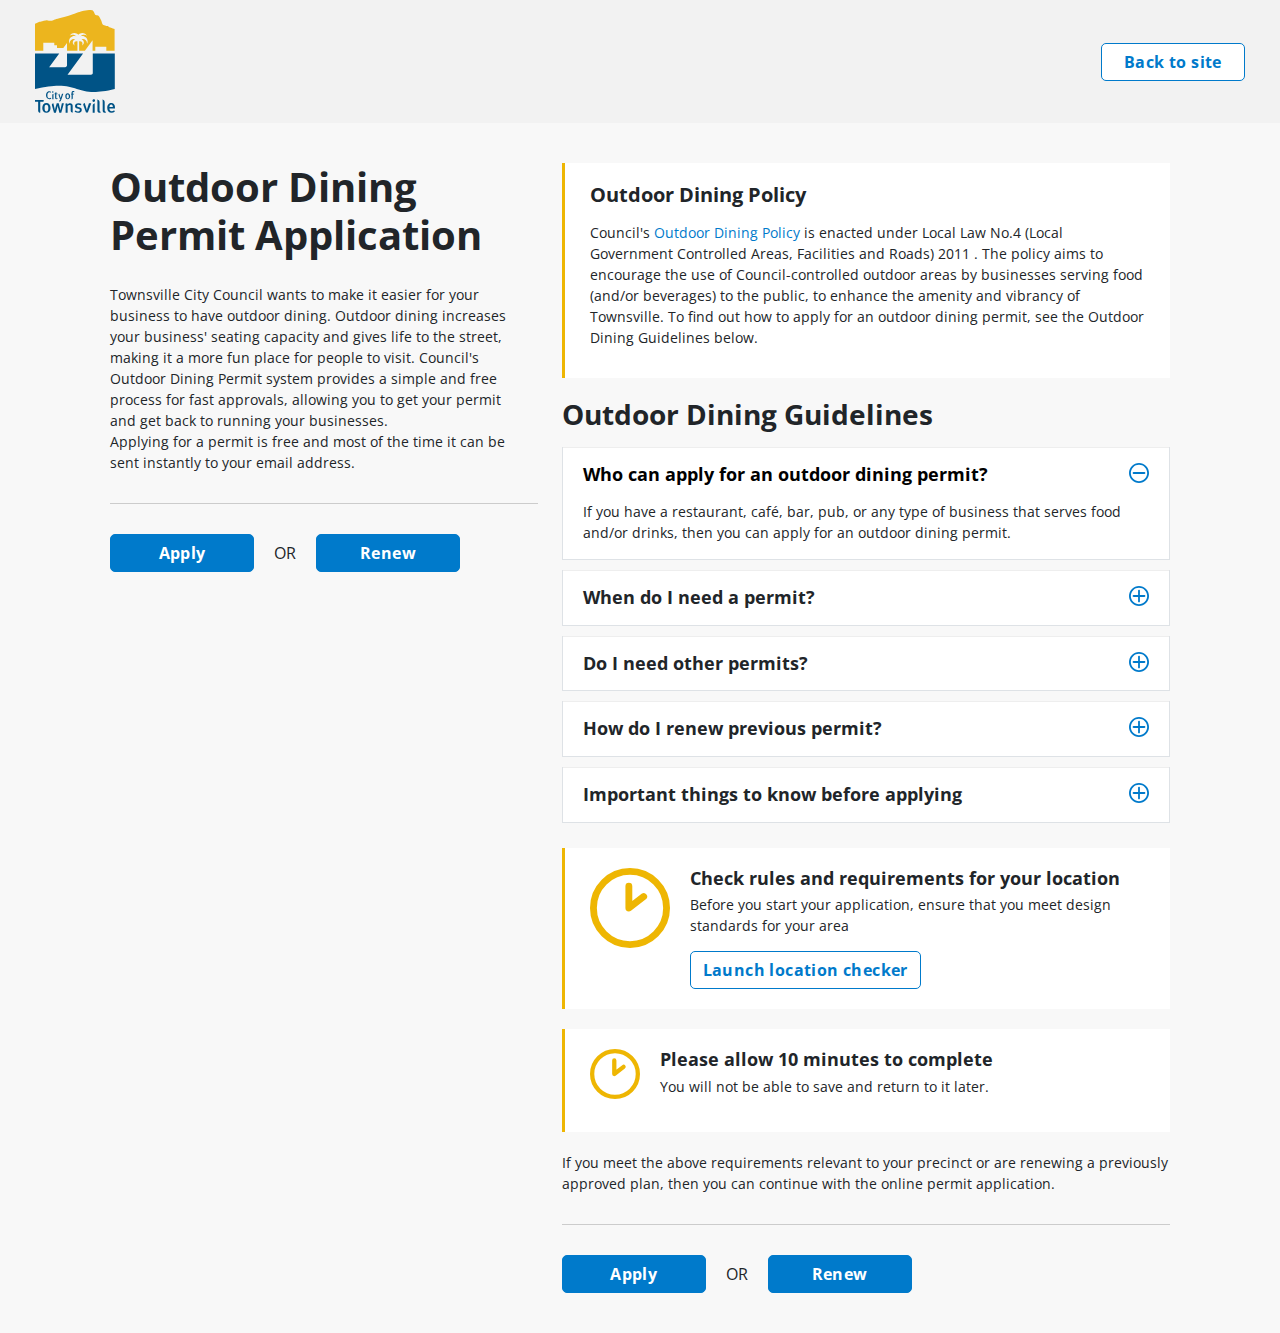
<file: index.html>
<!DOCTYPE html>
<html lang="en">
<head>
    <title>City of Townsville</title>
    <meta charset="UTF-8">
    <meta http-equiv="X-UA-Compatible" content="IE=edge">
    <meta name="viewport" content="width=device-width, initial-scale=1.0">
</head>
<body>
    <!--======== Header =========-->
    <header>
        <div class="logo">
            <img src="assets/images/TCC logo.svg" alt="">
        </div>
        <button class="mainButton">Back to site</button>
    </header>
    <!--======== End Header =========-->

    <div class="mainWrapper commonSpacing">
        <div class="row">
            <!--======== Left Section =========-->
            <div class="col-lg-5 leftSection">
                <h1 class="headingLargeXL">Outdoor Dining Permit Application</h1>
                <p class="pe-3 smallText">Townsville City Council wants to make it easier for your
                    business to have outdoor dining. Outdoor dining increases
                    your business' seating capacity and gives life to the street,
                    making it a more fun place for people to visit. Council's
                    Outdoor Dining Permit system provides a simple and free
                    process for fast approvals, allowing you to get your permit
                    and get back to running your businesses.
                    <br/>
                    Applying for a permit is free and most of the time it can be
                    sent instantly to your email address.
                </p>

                <div class="vLine"></div> <!-- Horizontal Line -->

                <div class="buttonGroup">
                    <button class="mainButton fillButton"> Apply </button>
                    <span class="px-3">OR</span>
                    <button class="mainButton fillButton"> Renew </button>
                </div>
            </div>
            <!--======== End Left Section =========-->

            <!--======== Right Section =========-->
            <div class="col-lg-7 rightSection">
                <div class="alertBox">
                    <h5 class="headingMedium">Outdoor Dining Policy</h5>
                    <p class="smallText">Council's <a href="#!">Outdoor Dining Policy </a> is enacted under Local Law No.4 (Local Government
                        Controlled Areas, Facilities and Roads) 2011 . The policy aims to encourage the use of
                        Council-controlled outdoor areas by businesses serving food (and/or beverages) to the
                        public, to enhance the amenity and vibrancy of Townsville. To find out how to apply for an
                        outdoor dining permit, see the Outdoor Dining Guidelines below.
                    </p>
                </div>

                <h4 class=" headingLarge">Outdoor Dining Guidelines</h4>

                <!--======== Accordion ========-->
                <div class="accordion" id="regularAccordionRobots">
                    <div class="accordion-item">
                        <h2 id="regularHeadingFirst" class="accordion-header">
                        <button class="accordion-button" type="button" data-bs-toggle="collapse" data-bs-target="#regularCollapseFirst" aria-expanded="true" aria-controls="regularCollapseFirst">
                            Who can apply for an outdoor dining permit?
                        </button>
                        </h2>
                        <div id="regularCollapseFirst" class="accordion-collapse collapse show" aria-labelledby="regularHeadingFirst" data-bs-parent="#regularAccordionRobots">
                        <div class="accordion-body">
                            If you have a restaurant, café, bar, pub, or any type of business that serves food and/or drinks,
                            then you can apply for an outdoor dining permit.
                        </div>
                        </div>
                    </div>
                    
                    <div class="accordion-item"> 
                        <h2 class="accordion-header" id="regularHeadingSecond">
                        <button class="accordion-button collapsed" type="button" data-bs-toggle="collapse" data-bs-target="#regularCollapseSecond" aria-expanded="false" aria-controls="regularCollapseSecond">
                            When do I need a permit?
                        </button>
                        </h2>
                        <div id="regularCollapseSecond" class="accordion-collapse collapse" aria-labelledby="regularHeadingSecond" data-bs-parent="#regularAccordionRobots">
                        <div class="accordion-body">
                            Throughout history, robots have both embraced and rejected the act of working with other robots in a collective. While science has shown that collective artificial intelligence helps both intellectual and technological development, it has also shown that some robots really want to just be and think by themselves. How do we harness the benefits of both while avoiding the downfall of each?
                        </div>
                        </div>
                    </div>
                    <div class="accordion-item"> 
                        <h2 class="accordion-header" id="regularHeadingThird">
                        <button class="accordion-button collapsed" type="button" data-bs-toggle="collapse" data-bs-target="#regularCollapseThird" aria-expanded="false" aria-controls="regularCollapseThird">
                            Do I need other permits?
                        </button>
                        </h2>
                        <div id="regularCollapseThird" class="accordion-collapse collapse" aria-labelledby="regularHeadingThird" data-bs-parent="#regularAccordionRobots">
                        <div class="accordion-body">
                            Throughout history, robots have both embraced and rejected the act of working with other robots in a collective. While science has shown that collective artificial intelligence helps both intellectual and technological development, it has also shown that some robots really want to just be and think by themselves. How do we harness the benefits of both while avoiding the downfall of each?
                        </div>
                        </div>
                    </div>
                    <div class="accordion-item"> 
                        <h2 class="accordion-header" id="regularHeadingFourth">
                        <button class="accordion-button collapsed" type="button" data-bs-toggle="collapse" data-bs-target="#regularCollapseFourth" aria-expanded="false" aria-controls="regularCollapseFourth">
                            How do I renew previous permit?
                        </button>
                        </h2>
                        <div id="regularCollapseFourth" class="accordion-collapse collapse" aria-labelledby="regularHeadingFourth" data-bs-parent="#regularAccordionRobots">
                        <div class="accordion-body">
                            Throughout history, robots have both embraced and rejected the act of working with other robots in a collective. While science has shown that collective artificial intelligence helps both intellectual and technological development, it has also shown that some robots really want to just be and think by themselves. How do we harness the benefits of both while avoiding the downfall of each?
                        </div>
                        </div>
                    </div>
                    <div class="accordion-item"> 
                        <h2 class="accordion-header" id="regularHeadingFifth">
                        <button class="accordion-button collapsed" type="button" data-bs-toggle="collapse" data-bs-target="#regularCollapseFifth" aria-expanded="false" aria-controls="regularCollapseFifth">
                            Important things to know before applying
                        </button>
                        </h2>
                        <div id="regularCollapseFifth" class="accordion-collapse collapse" aria-labelledby="regularHeadingFifth" data-bs-parent="#regularAccordionRobots">
                        <div class="accordion-body">
                            Throughout history, robots have both embraced and rejected the act of working with other robots in a collective. While science has shown that collective artificial intelligence helps both intellectual and technological development, it has also shown that some robots really want to just be and think by themselves. How do we harness the benefits of both while avoiding the downfall of each?
                        </div>
                        </div>
                    </div>
                </div>                      
                <!--======== End Accordion ========-->

                <div class="alertBox large">
                    <span class="largeIcon location"> </span>
                    <div class="copy">
                        <h5 class="headingSmall">Check rules and requirements for your location</h5>
                        <p class="smallText">Before you start your application, ensure that you meet design
                            standards for your area
                        </p>
                        <button class="mainButton"> Launch location checker </button>
                    </div>
                </div>

                <div class="alertBox">
                    <span class="smallIcon clock"></span>
                    <div class="copy">
                        <h6 class="headingSmall">Please allow 10 minutes to complete</h6>
                        <p class="smallText">You will not be able to save and return to it later.</p>
                    </div>
                </div>

                <p class="smallText">If you meet the above requirements relevant to your precinct or are renewing a
                    previously approved plan, then you can continue with the online permit application.
                </p>

                <div class="vLine"></div><!-- Horizontal Line -->

                <div class="buttonGroup">
                    <button class="mainButton fillButton"> Apply </button>
                    <span class="px-3">OR</span>
                    <button class="mainButton fillButton"> Renew </button>
                </div>
            </div>
            <!--======== End Right Section =========-->
        </div>
    </div>
        <!------ Bootstrap CDN ------->
        <link rel="stylesheet" href="assets/css/bootstrap.min.css">
        <script src="assets/js/bootstrap.bundle.min.js"></script>
        <!------ main css ------->
        <link rel="stylesheet" href="assets/css/style.css">
</body>
</html>
</file>
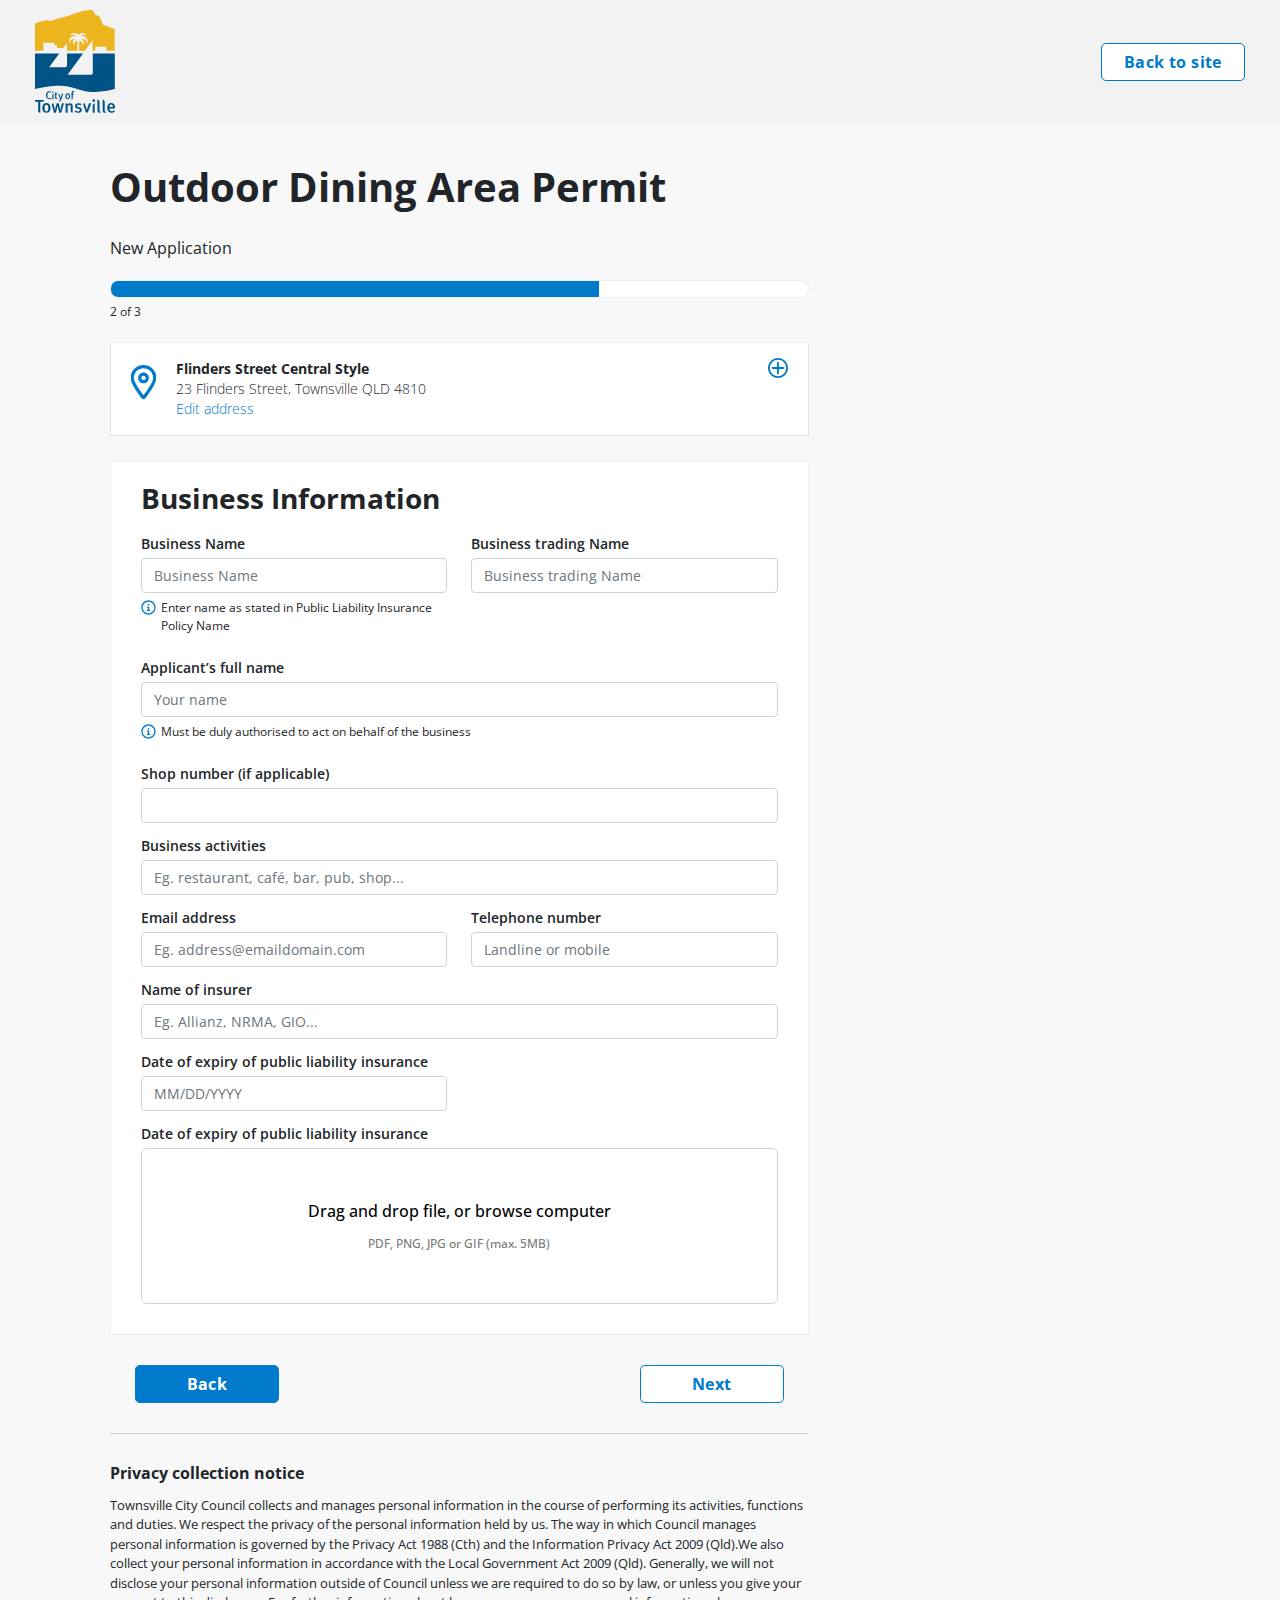
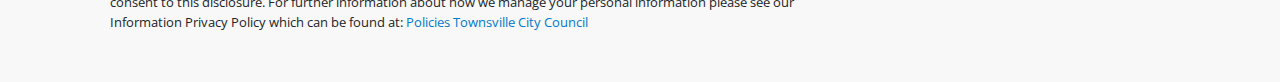
<file: outdoorDiningAreaPermit.html>
<!DOCTYPE html>
<html lang="en">

<head>
    <title>City of Townsville | Outdoor Dining Area Permit</title>
    <meta charset="UTF-8">
    <meta http-equiv="X-UA-Compatible" content="IE=edge">
    <meta name="viewport" content="width=device-width, initial-scale=1.0">
</head>

<body>
    <!--======== Header =========-->
    <header>
        <div class="logo">
            <img src="assets/images/TCC logo.svg" alt="">
        </div>
        <button class="mainButton">Back to site</button>
    </header>
    <!--======== End Header =========-->

    <div class="mainWrapper commonSpacing">
        <div class="row">
            <!--======== Left Section =========-->
            <div class="col-lg-8 ">
                <h1 class="headingLargeXL">Outdoor Dining Area Permit</h1>
                <p class="">New Application</p>

                <!--======== Progress Bar ========-->
                <div class="progressWrapper">
                    <div class="progressBar">
                        <span class="progressBarFill" style="width: 70%;"></span>
                    </div>
                    <span class="count">2 of 3</span>
                </div>
                <!--======== End Progress Bar ========-->

                <!--======== Accordion ========-->
                <div class="accordion" id="regularAccordionRobots">
                    <div class="accordion-item">
                        <h2 class="accordion-header" id="regularHeadingSecond">
                            <button class="accordion-button collapsed" type="button" data-bs-toggle="collapse"
                                data-bs-target="#regularCollapseSecond" aria-expanded="false"
                                aria-controls="regularCollapseSecond">
                                <div class="locationWrap">
                                    <span class="fw-bold">Flinders Street Central Style</span> <br />
                                    <span>23 Flinders Street, Townsville QLD 4810</span><br />
                                    <span><a href=""> Edit address </a></span>
                                </div>
                            </button>
                        </h2>
                        <div id="regularCollapseSecond" class="accordion-collapse collapse"
                            aria-labelledby="regularHeadingSecond" data-bs-parent="#regularAccordionRobots">
                            <div class="accordion-body">
                                Throughout history, robots have both embraced and rejected the act of working with other
                                robots in a collective. While science has shown that collective artificial intelligence
                                helps both intellectual and technological development, it has also shown that some
                                robots really want to just be and think by themselves. How do we harness the benefits of
                                both while avoiding the downfall of each?
                            </div>
                        </div>
                    </div>
                </div>
                <!--======== End Accordion ========-->

                <!--========== Bussiness Information ==========-->
                <div class="whiteBox">
                    <h3 class="headingLarge">Business Information</h3>
                    <form>
                        <div class="row">
                            <div class="col">
                                <div class="formGroup">
                                    <label for="inputEmail4" class="form-label">Business Name</label>
                                    <input type="text" class="form-control" placeholder="Business Name" name="email">
                                    <p class="info">Enter name as stated in Public Liability Insurance Policy Name</p>
                                </div>
                            </div>
                            <div class="col">
                                <div class="formGroup">
                                    <label for="inputEmail4" class="form-label">Business trading Name</label>
                                    <input type="text" class="form-control" placeholder="Business trading Name"
                                        name="email">

                                </div>
                            </div>
                        </div>
                        <div class="row">
                            <div class="col">
                                <div class="formGroup">
                                    <label for="inputEmail4" class="form-label">Applicant’s full name</label>
                                    <input type="text" class="form-control" placeholder="Your name" name="email">
                                    <p class="info">Must be duly authorised to act on behalf of the business
                                    </p>
                                </div>
                            </div>

                        </div>
                        <div class="row">
                            <div class="col">
                                <div class="formGroup">
                                    <label for="inputEmail4" class="form-label">Shop number (if applicable)</label>
                                    <input type="text" class="form-control" placeholder="" name="email">

                                </div>
                            </div>
                        </div>
                        <div class="row">
                            <div class="col">
                                <div class="formGroup">
                                    <label for="inputEmail4" class="form-label">Business activities</label>
                                    <input type="text" class="form-control"
                                        placeholder="Eg. restaurant, café, bar, pub, shop..." name="email">

                                </div>
                            </div>
                        </div>
                        <div class="row">
                            <div class="col">
                                <div class="formGroup">
                                    <label for="inputEmail4" class="form-label">Email address</label>
                                    <input type="text" class="form-control" placeholder="Eg. address@emaildomain.com"
                                        name="email">

                                </div>
                            </div>
                            <div class="col">
                                <div class="formGroup">
                                    <label for="inputEmail4" class="form-label">Telephone number</label>
                                    <input type="text" class="form-control" placeholder="Landline or mobile"
                                        name="number">
                                </div>
                            </div>
                        </div>
                        <div class="row">
                            <div class="col">
                                <div class="formGroup">
                                    <label for="inputEmail4" class="form-label">Name of insurer</label>
                                    <input type="text" class="form-control" placeholder="Eg. Allianz, NRMA, GIO..."
                                        name="email">

                                </div>
                            </div>

                        </div>
                        <div class="row">
                            <div class="col-lg-6">
                                <div class="formGroup">
                                    <label for="inputEmail4" class="form-label">Date of expiry of public liability
                                        insurance</label>
                                    <input type="text" class="form-control" placeholder="MM/DD/YYYY" name="email">

                                </div>
                            </div>
                        </div>
                        <div class="row">
                            <div class="col darg-drop">
                                <div class="formGroup">
                                    <label for="inputEmail4" class="form-label">Date of expiry of public liability
                                        insurance</label>
                                    <label for="et_pb_contact_brand_file_request_0"
                                        class="et_pb_contact_form_label">Drag
                                        and drop file,
                                        <span class="light-font">or browse computer</span>
                                        <span class="max-legth">PDF, PNG, JPG or GIF (max. 5MB)</span>

                                    </label>

                                    <input type="file" id="et_pb_contact_brand_file_request_0" class="file-upload">
                                </div>
                            </div>
                        </div>

                    </form>
                </div>
                <!--========== End Bussiness Information ==========-->

                <div class="buttonGroup flexEnd-btn">
                    <button class="mainButton fillButton"> Back </button>

                    <button class="mainButton "> Next </button>
                </div>


                <div class="vLine"></div> <!-- Horizontal Line -->

                <h6 class="fw-bold">Privacy collection notice</h6>
                <p class="noteText pt-2">
                    Townsville City Council collects and manages personal information in the course of performing its
                    activities, functions and duties. We
                    respect the privacy of the personal information held by us. The way in which Council manages
                    personal information is governed by the
                    Privacy Act 1988 (Cth) and the Information Privacy Act 2009 (Qld).We also collect your personal
                    information in accordance with the Local
                    Government Act 2009 (Qld).

                    Generally, we will not disclose your personal information outside of Council unless we are required
                    to do so by law, or unless you give
                    your consent to this disclosure. For further information about how we manage your personal
                    information please see our Information
                    Privacy Policy which can be found at: <a href="#!"> Policies Townsville City Council</a>
                </p>

            </div>
            <!--======== End Left Section =========-->
        </div>
    </div>
    <!------ Bootstrap CDN ------->
    <link rel="stylesheet" href="assets/css/bootstrap.min.css">
    <script src="https://cdnjs.cloudflare.com/ajax/libs/jquery/3.3.1/jquery.min.js"></script>
    <script src="assets/js/bootstrap.bundle.min.js"></script>
    <script>
        $(document).ready(function () {
            $('input[type="file"]').on('click', function () {
                $(".file_names").html("");
            })
            if ($('input[type="file"]')[0]) {
                var fileInput = document.querySelector('label[for="et_pb_contact_brand_file_request_0"]');
                fileInput.ondragover = function () {
                    this.className = "et_pb_contact_form_label changed";
                    return false;
                }
                fileInput.ondragleave = function () {
                    this.className = "et_pb_contact_form_label";
                    return false;
                }
                fileInput.ondrop = function (e) {
                    e.preventDefault();
                    var fileNames = e.dataTransfer.files;
                    for (var x = 0; x < fileNames.length; x++) {
                        console.log(fileNames[x].name);
                        $ = jQuery.noConflict();
                        $('label[for="et_pb_contact_brand_file_request_0"]').append("<div class='file_names'>" + fileNames[x].name + "</div>");
                    }
                }
                $('#et_pb_contact_brand_file_request_0').change(function () {
                    var fileNames = $('#et_pb_contact_brand_file_request_0')[0].files[0].name;
                    $('label[for="et_pb_contact_brand_file_request_0"]').append("<div class='file_names'>" + fileNames + "</div>");
                    $('label[for="et_pb_contact_brand_file_request_0"]').css('background-color', '##eee9ff');
                });
            }
        });

    </script>
    <!------ main css ------->
    <link rel="stylesheet" href="assets/css/style.css">
</body>

</html>
</file>
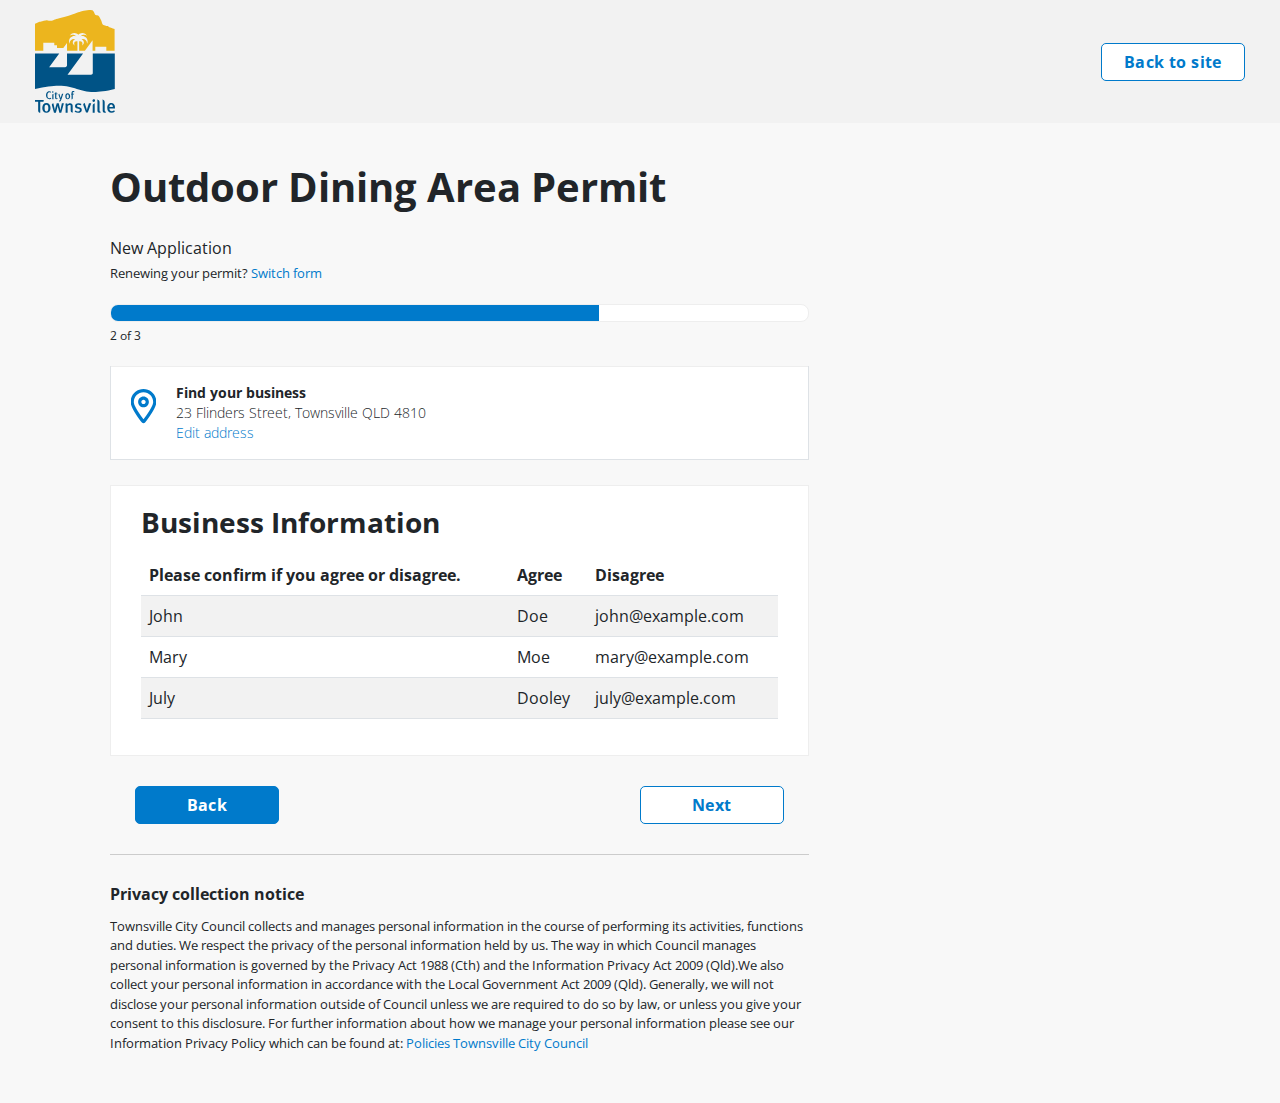
<file: requirementsChecklist.html>
<!DOCTYPE html>
<html lang="en">

<head>
    <title>City of Townsville | Requirements Checklist</title>
    <meta charset="UTF-8">
    <meta http-equiv="X-UA-Compatible" content="IE=edge">
    <meta name="viewport" content="width=device-width, initial-scale=1.0">
</head>

<body>
    <!--======== Header =========-->
    <header>
        <div class="logo">
            <img src="assets/images/TCC logo.svg" alt="">
        </div>
        <button class="mainButton">Back to site</button>
    </header>
    <!--======== End Header =========-->

    <div class="mainWrapper commonSpacing">
        <div class="row">
            <!--======== Left Section =========-->
            <div class="col-lg-8 ">
                <h1 class="headingLargeXL">Outdoor Dining Area Permit</h1>
                <p class="">New Application</p>
                <span class="noteText">Renewing your permit? <a href="#!">Switch form </a></span>

                <!--======== Progress Bar ========-->
                <div class="progressWrapper">
                    <div class="progressBar">
                        <span class="progressBarFill" style="width: 70%;"></span>
                    </div>
                    <span class="count">2 of 3</span>
                </div>
                <!--======== End Progress Bar ========-->

                <!--======== Accordion ========-->
                <div class="accordion" id="regularAccordionRobots">
                    <div class="accordion-item">
                        <h2 class="accordion-header" id="regularHeadingSecond">
                            <button class="accordion-button collapsed disabled-icon" type="button" data-bs-toggle="collapse"
                                data-bs-target="#regularCollapseSecond" aria-expanded="false"
                                aria-controls="regularCollapseSecond">
                                <div class="locationWrap">
                                    <span class="fw-bold">Find your business</span> <br />
                                    <span>23 Flinders Street, Townsville QLD 4810</span><br />
                                    <span><a href=""> Edit address </a></span>
                                </div>
                            </button>
                        </h2>
                        <!-- <div id="regularCollapseSecond" class="accordion-collapse collapse"
                            aria-labelledby="regularHeadingSecond" data-bs-parent="#regularAccordionRobots">
                            <div class="accordion-body">
                                Throughout history, robots have both embraced and rejected the act of working with other
                                robots in a collective. While science has shown that collective artificial intelligence
                                helps both intellectual and technological development, it has also shown that some
                                robots really want to just be and think by themselves. How do we harness the benefits of
                                both while avoiding the downfall of each?
                            </div>
                        </div> -->
                    </div>
                </div>
                <!--======== End Accordion ========-->

                <!--========== Bussiness Information ==========-->
                <div class="whiteBox">
                    <h3 class="headingLarge">Business Information</h3>

                    <table class="table table-striped">
                        <thead>
                          <tr>
                            <th>Please confirm if you agree or disagree.</th>
                            <th>Agree</th>
                            <th>Disagree</th>
                          </tr>
                        </thead>
                        <tbody>
                          <tr>
                            <td>John</td>
                            <td>Doe</td>
                            <td>john@example.com</td>
                          </tr>
                          <tr>
                            <td>Mary</td>
                            <td>Moe</td>
                            <td>mary@example.com</td>
                          </tr>
                          <tr>
                            <td>July</td>
                            <td>Dooley</td>
                            <td>july@example.com</td>
                          </tr>
                        </tbody>
                      </table>
                </div>
                <!--========== End Bussiness Information ==========-->

                <div class="buttonGroup flexEnd-btn">
                    <button class="mainButton fillButton"> Back </button>

                    <button class="mainButton "> Next </button>
                </div>


                <div class="vLine"></div> <!-- Horizontal Line -->

                <h6 class="fw-bold">Privacy collection notice</h6>
                <p class="noteText pt-2">
                    Townsville City Council collects and manages personal information in the course of performing its
                    activities, functions and duties. We
                    respect the privacy of the personal information held by us. The way in which Council manages
                    personal information is governed by the
                    Privacy Act 1988 (Cth) and the Information Privacy Act 2009 (Qld).We also collect your personal
                    information in accordance with the Local
                    Government Act 2009 (Qld).

                    Generally, we will not disclose your personal information outside of Council unless we are required
                    to do so by law, or unless you give
                    your consent to this disclosure. For further information about how we manage your personal
                    information please see our Information
                    Privacy Policy which can be found at: <a href="#!"> Policies Townsville City Council</a>
                </p>

            </div>
            <!--======== End Left Section =========-->
        </div>
    </div>
    <!------ Bootstrap CDN ------->
    <link rel="stylesheet" href="assets/css/bootstrap.min.css">
    <script src="https://cdnjs.cloudflare.com/ajax/libs/jquery/3.3.1/jquery.min.js"></script>
    <script src="assets/js/bootstrap.bundle.min.js"></script>
    <!------ main css ------->
    <link rel="stylesheet" href="assets/css/style.css">
</body>

</html>
</file>
<file: assets/css/style.css>
@import url("https://fonts.googleapis.com/css2?family=Open+Sans:wght@400;700&display=swap");
body {
  background-color: #F8F8F8;
  font-family: "Open Sans", sans-serif;
}

a {
  text-decoration: none;
  color: #007ACB;
}

h1, h2, h3, h4, h5, h6 {
  margin-bottom: 5px;
}

p {
  margin-bottom: 0px;
}
p:last-child {
  margin-bottom: 10px;
}

.headingLargeXL {
  font-size: 40px;
  font-weight: 700;
  margin-bottom: 25px;
}
@media (max-width: 480px) {
  .headingLargeXL {
    font-size: 30px;
  }
}

.headingLarge {
  font-size: 28px;
  font-weight: 700;
  margin-bottom: 15px;
}
@media (max-width: 480px) {
  .headingLarge {
    font-size: 20px;
  }
}

.headingMedium {
  font-size: 20px;
  font-weight: 700;
  margin-bottom: 15px;
}

.headingSmall {
  font-size: 18px;
  font-weight: 700;
  margin-bottom: 5px;
}

.smallText {
  font-size: 14px;
}

.noteText {
  font-size: 13px;
}

.mainButton {
  min-width: 144px;
  padding: 6px 12px;
  background-color: #FFF;
  color: #007ACB;
  border: 1px solid #007ACB;
  border-radius: 5px;
  font-weight: 700;
  transition: 0.5s all;
  letter-spacing: 0.4px;
}
@media (max-width: 480px) {
  .mainButton {
    min-width: 115px;
  }
}
.mainButton:hover {
  background-color: #007ACB;
  color: #FFF;
}

.fillButton {
  background-color: #007ACB;
  color: #FFF;
}
.fillButton:hover {
  background-color: #FFF;
  color: #007ACB;
}

.vLine {
  border-top: 1px solid #CCC;
  margin: 30px 0px;
}

.commonSpacing {
  padding: 40px 110px;
}
@media (max-width: 480px) {
  .commonSpacing {
    padding: 30px 15px 100px;
  }
}

header {
  display: flex;
  justify-content: space-between;
  align-items: center;
  padding: 10px 35px;
  background-color: #F2F2F2;
}
@media (max-width: 480px) {
  header {
    padding: 10px 15px;
  }
}
header .logo img {
  width: 80px;
}

.buttonGroup.flexEnd-btn {
  display: flex;
  justify-content: space-between;
  padding: 0px 25px;
}

.mainWrapper .alertBox {
  border-left: 3px solid #EEB603;
  padding: 20px 25px;
  background-color: #FFF;
  margin-bottom: 20px;
}
.mainWrapper .alertBox.large .largeIcon {
  position: relative;
}
.mainWrapper .alertBox.large .largeIcon::after {
  content: "";
  position: absolute;
  top: 0;
  right: 0;
  left: 0;
  bottom: 0;
  background-color: #FFF;
  width: 80px;
  height: 80px;
  background-position: center;
  background-repeat: no-repeat;
  background-size: cover;
}
@media (max-width: 480px) {
  .mainWrapper .alertBox.large .largeIcon::after {
    width: 35px;
    height: 35px;
  }
}
.mainWrapper .alertBox.large .largeIcon.location::after {
  background-image: url("data:image/svg+xml,%3Csvg width='35' height='35' viewBox='0 0 35 35' fill='none' xmlns='http://www.w3.org/2000/svg'%3E%3Ccircle cx='17.5' cy='17.5' r='16' stroke='%23EEB603' stroke-width='3'/%3E%3Cpath d='M17 8V17.5L23.5 12.5' stroke='%23EEB603' stroke-width='3' stroke-linecap='round' stroke-linejoin='round'/%3E%3C/svg%3E");
}
.mainWrapper .alertBox.large .copy {
  padding-left: 100px;
}
@media (max-width: 480px) {
  .mainWrapper .alertBox.large .copy {
    padding-left: 60px;
  }
}
.mainWrapper .alertBox .smallIcon {
  position: relative;
}
.mainWrapper .alertBox .smallIcon::after {
  content: "";
  position: absolute;
  top: 0;
  right: 0;
  left: 0;
  bottom: 0;
  background-color: #FFF;
  width: 50px;
  height: 50px;
  background-position: center;
  background-repeat: no-repeat;
  background-size: cover;
}
@media (max-width: 480px) {
  .mainWrapper .alertBox .smallIcon::after {
    width: 35px;
    height: 35px;
  }
}
.mainWrapper .alertBox .smallIcon.clock::after {
  background-image: url("data:image/svg+xml,%3Csvg width='35' height='35' viewBox='0 0 35 35' fill='none' xmlns='http://www.w3.org/2000/svg'%3E%3Ccircle cx='17.5' cy='17.5' r='16' stroke='%23EEB603' stroke-width='3'/%3E%3Cpath d='M17 8V17.5L23.5 12.5' stroke='%23EEB603' stroke-width='3' stroke-linecap='round' stroke-linejoin='round'/%3E%3C/svg%3E");
}
.mainWrapper .alertBox .copy {
  padding-left: 70px;
}
@media (max-width: 480px) {
  .mainWrapper .alertBox .copy {
    padding-left: 60px;
  }
}
.mainWrapper .alertBox .copy .smallText {
  margin-bottom: 15px;
}

.accordion {
  padding-bottom: 25px;
}
.accordion .accordion-item {
  margin-bottom: 10px;
}
.accordion .accordion-item:first-of-type {
  border-radius: 0px;
  border-top: 0;
}
.accordion .accordion-item:first-of-type .accordion-button {
  border-top-left-radius: 0px;
  border-top-right-radius: 0px;
}
.accordion .accordion-item:last-of-type {
  border-radius: 0px;
  margin-bottom: 0px;
}
.accordion .accordion-item:last-of-type .accordion-button {
  border-bottom-right-radius: 0px;
  border-bottom-left-radius: 0px;
}
.accordion .accordion-item .accordion-button {
  border-top: 1px solid #eee;
  font-weight: 700;
  font-size: 18px;
  border-bottom: 0;
  box-shadow: none;
  display: block;
}
@media (max-width: 480px) {
  .accordion .accordion-item .accordion-button {
    font-size: 16px;
  }
}
.accordion .accordion-item .accordion-button .locationWrap {
  font-size: 14px;
  font-weight: 200;
  line-height: 20px;
  padding-left: 45px;
  position: relative;
}
.accordion .accordion-item .accordion-button .locationWrap::after {
  content: "";
  position: absolute;
  top: 6px;
  right: 0;
  bottom: 0;
  left: 0;
  height: 35px;
  width: 25px;
  background-image: url("data:image/svg+xml,%3Csvg width='28' height='38' viewBox='0 0 28 38' fill='none' xmlns='http://www.w3.org/2000/svg'%3E%3Cpath d='M19.8333 14C19.8333 17.2229 17.2229 19.8333 14 19.8333C10.7771 19.8333 8.16667 17.2229 8.16667 14C8.16667 10.7771 10.7771 8.16667 14 8.16667C17.2229 8.16667 19.8333 10.7771 19.8333 14ZM14 11.6667C12.7094 11.6667 11.6667 12.7094 11.6667 14C11.6667 15.2906 12.7094 16.3333 14 16.3333C15.2906 16.3333 16.3333 15.2906 16.3333 14C16.3333 12.7094 15.2906 11.6667 14 11.6667ZM28 14C28 20.3729 19.4688 31.7188 15.7281 36.4C14.8312 37.5156 13.1687 37.5156 12.2719 36.4C8.46562 31.7188 0 20.3729 0 14C0 6.26792 6.26792 0 14 0C21.7292 0 28 6.26792 28 14ZM14 3.5C8.20312 3.5 3.5 8.20312 3.5 14C3.5 14.9042 3.8274 16.3042 4.61562 18.1708C5.37979 19.9792 6.46479 21.9771 7.71458 23.9969C9.78542 27.3656 12.1917 30.5594 14 32.9365C15.8083 30.5594 18.2146 27.3656 20.2854 23.9969C21.5323 21.9771 22.6187 19.9792 23.3844 18.1708C24.1719 16.3042 24.5 14.9042 24.5 14C24.5 8.20312 19.7969 3.5 14 3.5Z' fill='%23007ACB'/%3E%3C/svg%3E");
  background-position: center;
  background-repeat: no-repeat;
  background-size: cover;
}
.accordion .accordion-item .accordion-button.disabled-icon:after {
  background-image: none;
}
.accordion .accordion-item .accordion-button:after {
  background-image: url("data:image/svg+xml,%3Csvg fill='%23007ACB' height='64px' width='64px' version='1.1' id='Capa_1' xmlns='http://www.w3.org/2000/svg' xmlns:xlink='http://www.w3.org/1999/xlink' viewBox='0 0 330 330' xml:space='preserve'%3E%3Cg id='SVGRepo_bgCarrier' stroke-width='0'%3E%3C/g%3E%3Cg id='SVGRepo_tracerCarrier' stroke-linecap='round' stroke-linejoin='round'%3E%3C/g%3E%3Cg id='SVGRepo_iconCarrier'%3E%3Cg%3E%3Cpath d='M281.672,48.328C250.508,17.163,209.073,0,164.999,0C120.927,0,79.492,17.163,48.328,48.328 c-64.333,64.334-64.333,169.011,0,233.345C79.492,312.837,120.927,330,165,330c44.073,0,85.508-17.163,116.672-48.328 C346.005,217.339,346.005,112.661,281.672,48.328z M260.46,260.46C234.961,285.957,201.06,300,165,300 c-36.06,0-69.961-14.043-95.46-39.54c-52.636-52.637-52.636-138.282,0-190.919C95.039,44.042,128.94,30,164.999,30 c36.06,0,69.961,14.042,95.46,39.54C313.095,122.177,313.095,207.823,260.46,260.46z'%3E%3C/path%3E%3Cpath d='M254.999,150H180V75c0-8.284-6.716-15-15-15s-15,6.716-15,15v75H75c-8.284,0-15,6.716-15,15s6.716,15,15,15h75v75 c0,8.284,6.716,15,15,15s15-6.716,15-15v-75h74.999c8.284,0,15-6.716,15-15S263.284,150,254.999,150z'%3E%3C/path%3E%3C/g%3E%3C/g%3E%3C/svg%3E");
  transition: none;
  position: absolute;
  top: 15px;
  right: 20px;
}
.accordion .accordion-item .accordion-button:not(.collapsed) {
  background-color: #FFF;
  color: #000;
}
.accordion .accordion-item .accordion-button:not(.collapsed):after {
  background-image: url("data:image/svg+xml,%3Csvg fill='%23007ACB' height='200px' width='200px' version='1.1' id='Capa_1' xmlns='http://www.w3.org/2000/svg' xmlns:xlink='http://www.w3.org/1999/xlink' viewBox='0 0 330 330' xml:space='preserve'%3E%3Cg id='SVGRepo_bgCarrier' stroke-width='0'%3E%3C/g%3E%3Cg id='SVGRepo_tracerCarrier' stroke-linecap='round' stroke-linejoin='round'%3E%3C/g%3E%3Cg id='SVGRepo_iconCarrier'%3E%3Cg%3E%3Cpath d='M281.633,48.328C250.469,17.163,209.034,0,164.961,0C120.888,0,79.453,17.163,48.289,48.328 c-64.333,64.334-64.333,169.011,0,233.345C79.453,312.837,120.888,330,164.962,330c44.073,0,85.507-17.163,116.671-48.328 c31.165-31.164,48.328-72.599,48.328-116.672S312.798,79.492,281.633,48.328z M260.42,260.46 C234.922,285.957,201.021,300,164.962,300c-36.06,0-69.961-14.043-95.46-39.54c-52.636-52.637-52.636-138.282,0-190.919 C95,44.042,128.901,30,164.961,30s69.961,14.042,95.459,39.54c25.498,25.499,39.541,59.4,39.541,95.46 S285.918,234.961,260.42,260.46z'%3E%3C/path%3E%3Cpath d='M254.961,150H74.962c-8.284,0-15,6.716-15,15s6.716,15,15,15h179.999c8.284,0,15-6.716,15-15S263.245,150,254.961,150z'%3E%3C/path%3E%3C/g%3E%3C/g%3E%3C/svg%3E");
}
.accordion .accordion-item .accordion-button:focus {
  border-color: none;
  box-shadow: none;
}
.accordion .accordion-item .accordion-body {
  font-size: 14px;
  padding-top: 0px;
}

@media (max-width: 480px) {
  .leftSection .smallText {
    margin-bottom: 30px;
  }
}
@media (max-width: 480px) {
  .leftSection .vLine {
    display: none;
  }
}
@media (max-width: 480px) {
  .leftSection .buttonGroup {
    display: none;
  }
}

@media (max-width: 480px) {
  .rightSection .vLine {
    display: none;
  }
}
@media (max-width: 480px) {
  .rightSection .buttonGroup {
    position: fixed;
    bottom: 0px;
    z-index: 9;
    padding: 15px;
    background-color: #F2F2F2;
    width: 100%;
    display: flex;
    margin-left: -15px;
    justify-content: center;
    align-items: center;
    border-top: 1px solid #ccc;
  }
}
@media (max-width: 480px) {
  .rightSection .buttonGroup .mainButton {
    width: 100%;
  }
}

.progressWrapper {
  padding: 20px 0px;
}
.progressWrapper .progressBar {
  border: 1px solid #eee;
  background-color: #FFF;
  border-radius: 8px;
  height: 18px;
  display: flex;
  overflow: hidden;
}
.progressWrapper .progressBar .progressBarFill {
  background-color: #007ACB;
  transition: 0.2s ease-in-out all;
}
.progressWrapper .count {
  font-size: 12px;
}

.whiteBox {
  border: 1px solid #eee;
  min-height: 200px;
  padding: 20px 30px;
  background-color: #FFF;
  margin-bottom: 30px;
}

.formGroup {
  padding-bottom: 10px;
}
.formGroup .form-label {
  font-size: 14px;
  font-weight: 600;
  margin-bottom: 4px;
}
.formGroup .form-control {
  border-radius: 4px;
  color: #F2F2F2;
  font-size: 14px;
}
.formGroup .info {
  font-size: 12px;
  padding-top: 6px;
  padding-left: 20px;
  position: relative;
}
.formGroup .info::after {
  content: "";
  position: absolute;
  top: 7px;
  right: 0;
  left: 0;
  bottom: 0;
  height: 15px;
  width: 15px;
  background-image: url("data:image/svg+xml,%3Csvg width='14' height='14' viewBox='0 0 14 14' fill='none' xmlns='http://www.w3.org/2000/svg'%3E%3Cpath d='M6.99992 0.333252C3.31763 0.333252 0.333252 3.31763 0.333252 6.99992C0.333252 10.6822 3.31763 13.6666 6.99992 13.6666C10.6822 13.6666 13.6666 10.6822 13.6666 6.99992C13.6666 3.31763 10.6822 0.333252 6.99992 0.333252ZM6.99992 12.4166C4.01294 12.4166 1.58325 9.98664 1.58325 6.99992C1.58325 4.0132 4.01294 1.58325 6.99992 1.58325C9.9869 1.58325 12.4166 4.0132 12.4166 6.99992C12.4166 9.98664 9.9869 12.4166 6.99992 12.4166ZM8.04159 9.08325H7.62492V6.79159C7.62492 6.44784 7.34627 6.16659 6.99992 6.16659H6.16659C5.82284 6.16659 5.54159 6.44784 5.54159 6.79159C5.54159 7.13534 5.82284 7.41659 6.16659 7.41659H6.37492V9.08325H5.95825C5.6145 9.08325 5.33325 9.3645 5.33325 9.70825C5.33325 10.052 5.6145 10.3333 5.95825 10.3333H8.04159C8.38664 10.3333 8.66659 10.0533 8.66659 9.70825C8.66659 9.3632 8.38794 9.08325 8.04159 9.08325ZM6.99992 5.33325C7.46008 5.33325 7.83325 4.96007 7.83325 4.49992C7.83325 4.03976 7.46008 3.66659 6.99992 3.66659C6.53976 3.66659 6.16659 4.03898 6.16659 4.49992C6.16659 4.96086 6.53898 5.33325 6.99992 5.33325Z' fill='%23007ACB'/%3E%3C/svg%3E");
  background-position: center;
  background-repeat: no-repeat;
  background-size: cover;
}

/* file upload */
.darg-drop .et_pb_contact_form_label {
  display: block;
  color: #000;
  font-weight: 500;
  text-align: center;
  font-size: 16px;
  padding-bottom: 5px;
  padding: 50px;
  border-radius: 0.375rem;
}
.darg-drop input[id=et_pb_contact_brand_file_request_0] {
  display: none;
}
.darg-drop label[for=et_pb_contact_brand_file_request_0] {
  background: #fff;
  margin: auto;
  width: 100%;
  border: 1px solid #ced4da;
  box-sizing: border-box;
  cursor: pointer;
  transition: 400ms ease;
}
.darg-drop label[for=et_pb_contact_brand_request_0]:after {
  content: " (Provide link or Upload files if you already have guidelines)";
  font-size: 12px;
  letter-spacing: -0.31px;
  color: #7a7a7a;
  font-weight: normal;
}
.darg-drop label[for=et_pb_contact_design_request_0]:after {
  content: " (Provide link or Upload design files)";
  font-size: 12px;
  letter-spacing: -0.31px;
  color: #7a7a7a;
  font-weight: normal;
}
.darg-drop .file_names {
  display: block;
  color: #000;
  font-size: 13px;
  font-weight: 300;
  text-align: center;
}

.light-font {
  font-weight: 500;
}

.max-legth {
  font-size: 12px;
  display: block;
  font-weight: 500;
  margin-top: 12px;
  color: #7a7a7a;
}

/*# sourceMappingURL=style.css.map */
</file>
